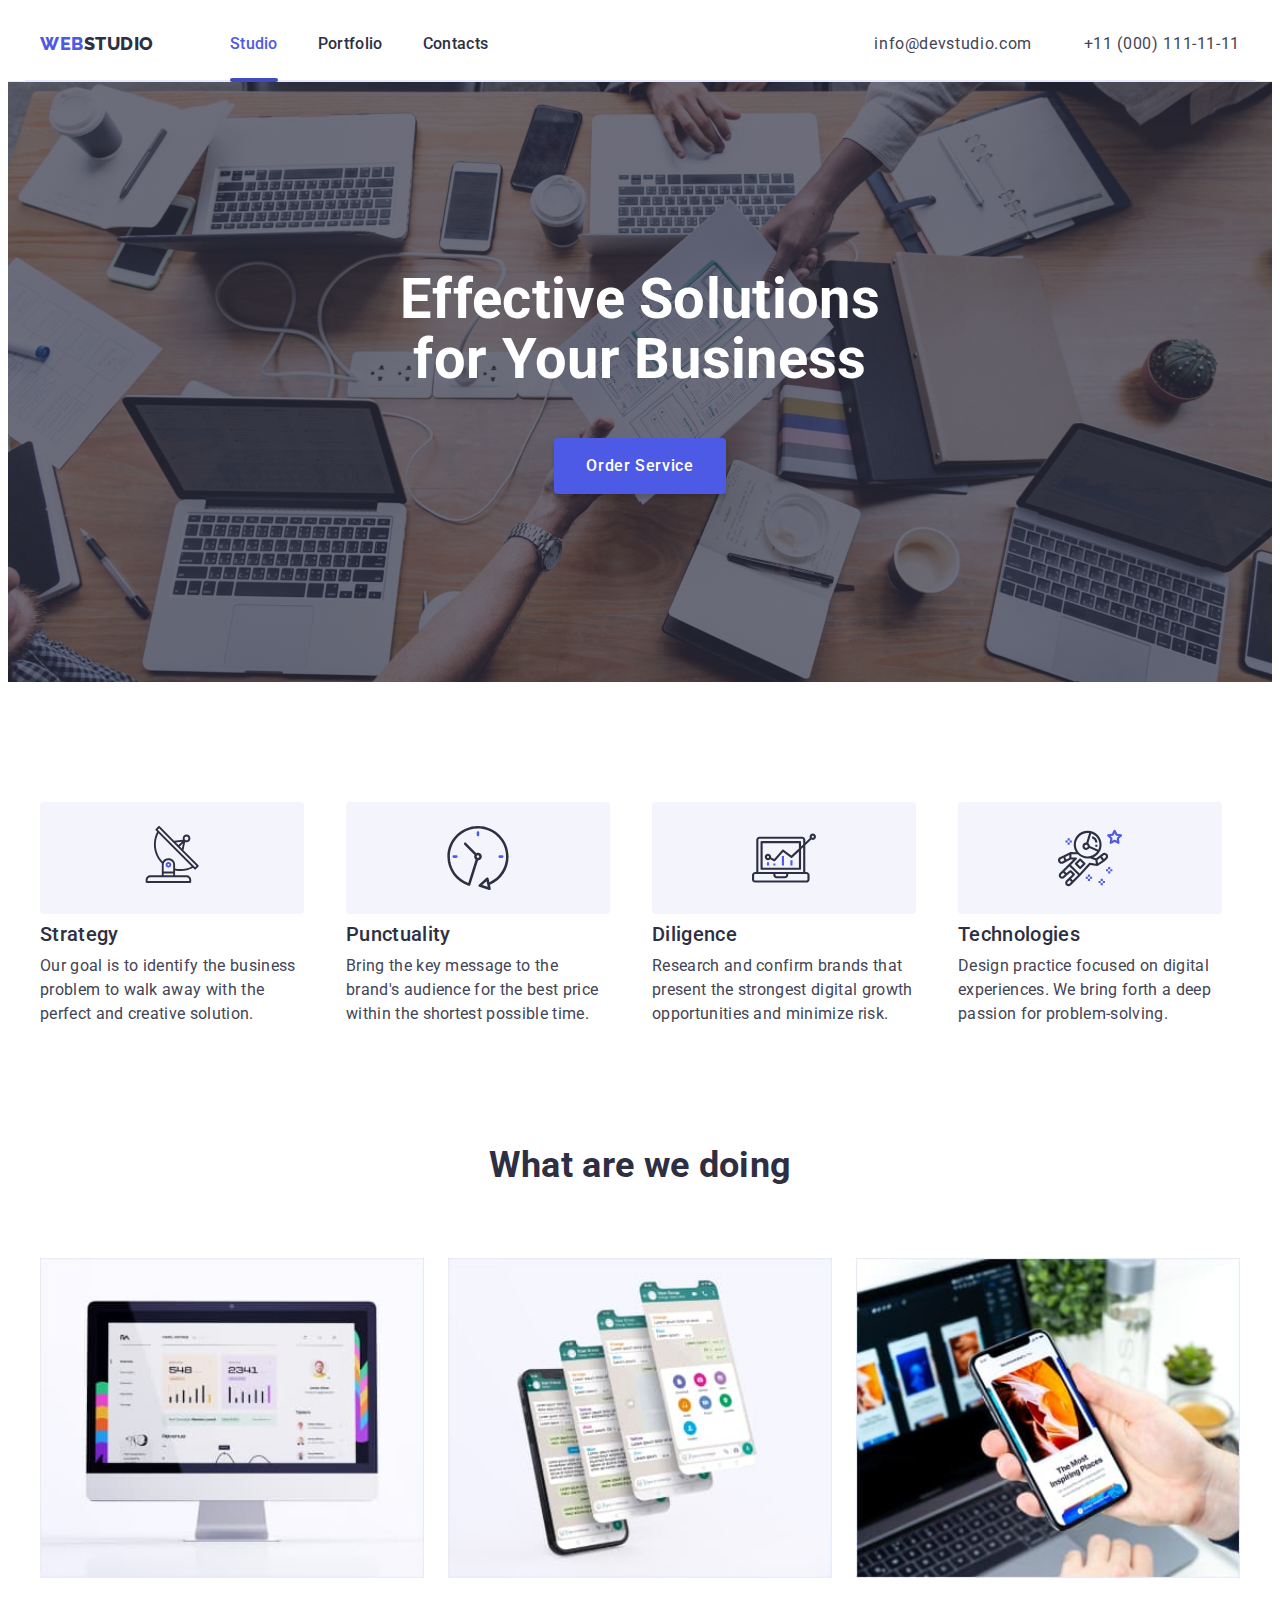
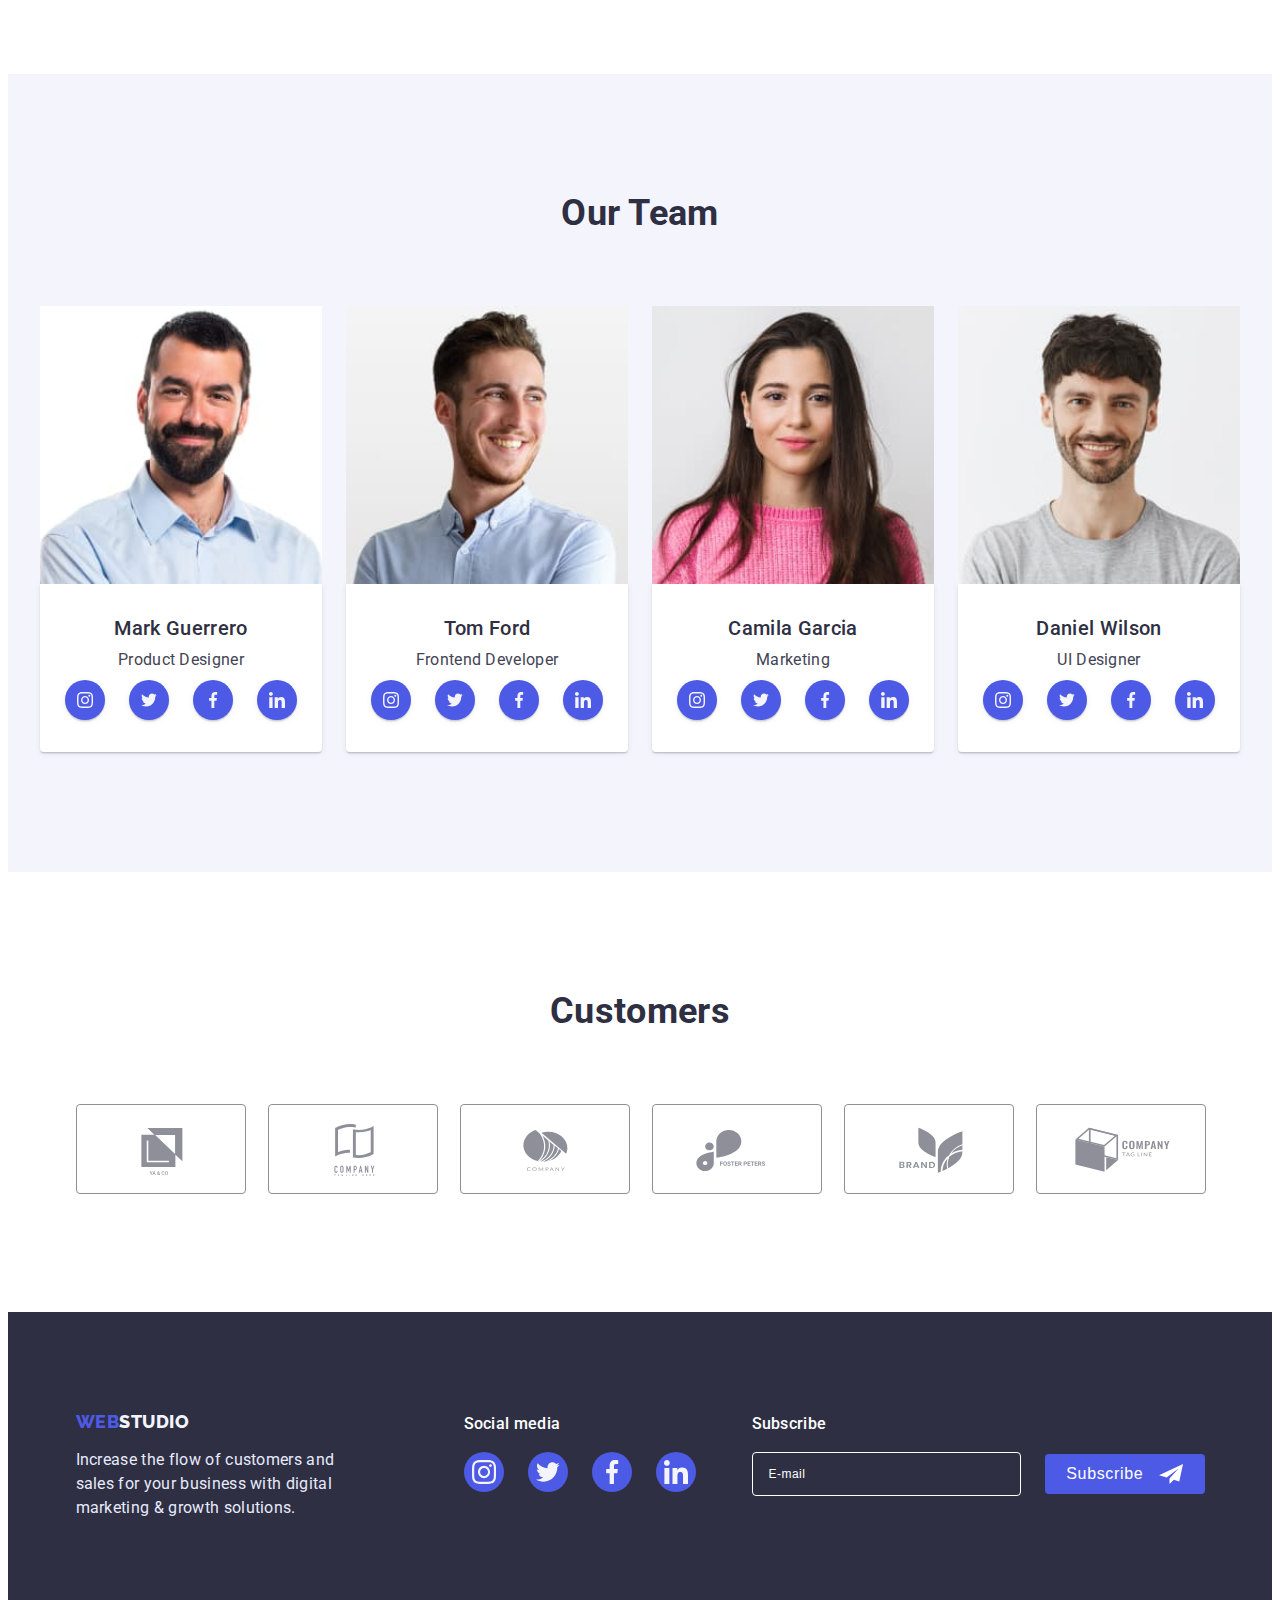
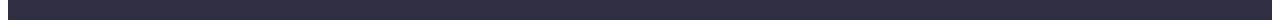
<file: index.html>
<!DOCTYPE html>
<html lang="en">
  <head>
    <meta charset="UTF-8" />
    <meta http-equiv="X-UA-Compatible" content="IE=edge" />
    <meta name="viewport" content="width=device-width, initial-scale=1.0" />
    <title>WebStudio</title>
    <link
      rel="stylesheet"
      href="https://cdnjs.cloudflare.com/ajax/libs/modern-normalize/1.1.0/modern-normalize.min.css"
      integrity="sha512-wpPYUAdjBVSE4KJnH1VR1HeZfpl1ub8YT/NKx4PuQ5NmX2tKuGu6U/JRp5y+Y8XG2tV+wKQpNHVUX03MfMFn9Q=="
      crossorigin="anonymous"
      referrerpolicy="no-referrer"
    />
    <link rel="preconnect" href="https://fonts.googleapis.com" />
    <link rel="preconnect" href="https://fonts.gstatic.com" crossorigin />
    <link
      href="https://fonts.googleapis.com/css2?family=Raleway:wght@800&family=Roboto:wght@400;500;700;900&display=swap"
      rel="stylesheet"
    />
    <link rel="stylesheet" href="./css/styles.css" />
    <link rel="stylesheet" href="./css/mobile.css" />
    <link rel="stylesheet" href="./css/tablet.css" />
    <link rel="stylesheet" href="./css/desktop.css" />
  </head>
  <body>
    <!-- section nav -->

    <header class="header">
      <div class="container main-header">
        <nav class="header-nav">
          <a href="./index.html" class="header-logo">
            <span class="header-subject">Web</span>Studio
          </a>

          <ul class="header-list list">
            <li class="header-item">
              <a href="" class="header-link link current">Studio</a>
            </li>
            <li class="header-item">
              <a href="./portfolio.html" class="header-link link">Portfolio</a>
            </li>
            <li class="header-item">
              <a href="" class="header-link link">Contacts</a>
            </li>
          </ul>
        </nav>

        <address class="adress">
          <ul class="adress-list list">
            <li class="adress-item">
              <a href="mailto:info@devstudio.com" class="adress-link link"
                >info@devstudio.com</a
              >
            </li>
            <li class="adress-item">
              <a href="tel:+110001111111" class="adress-link link"
                >+11 (000) 111-11-11</a
              >
            </li>
          </ul>
        </address>
        <button type="button" class="mobile-menu-open js-open-menu">
          <svg class="menu-hamburger" width="32" height="22">
            <use
              href="./images/icons.svg/symbol-form-modal.svg#icon-menu-hamburger"
            ></use>
          </svg>
        </button>
      </div>
      <div class="mobile-menu js-menu-container">
        <div class="mobile-menu-container">
          <button type="button" class="mobile-menu-close-btn js-close-menu">
            <svg class="mobile-menu-close-icon" width="24" height="24">
              <use
                href="./images/icons.svg/symbol-form-modal.svg#icon-vector-modal"
              ></use>
            </svg>
          </button>
          <ul class="menu-contacts-list list">
            <li class="menu-contacts-item">
              <a href="" class="menu-contacts-link link">Studio</a>
            </li>
            <li class="menu-contacts-item">
              <a href="./portfolio.html" class="menu-contacts-link link"
                >Portfolio</a
              >
            </li>
            <li class="menu-contacts-item">
              <a href="" class="menu-contacts-link link current">Contacts</a>
            </li>
          </ul>
          <div class="mobile-contacts-container">
            <ul class="menu-adress-list list">
              <li class="menu-adress-item">
                <a href="tel:+110001111111" class="tel-adress-link link"
                  >+11 (000) 111-11-11</a
                >
              </li>
              <li class="menu-adress-item">
                <a
                  href="mailto:info@devstudio.com"
                  class="mail-adress-link link"
                  >info@devstudio.com</a
                >
              </li>
            </ul>
            <div class="menu-social">
              <ul class="menu-social list">
                <li class="menu-social-item">
                  <a href="" class="menu-social-link link">
                    <svg class="team-social-icon" width="16px" height="16">
                      <use
                        href="./images/icons.svg/symbol-social.svg#icon-instagram"
                      ></use>
                    </svg>
                  </a>
                </li>
                <li class="menu-social-item">
                  <a href="" class="menu-social-link link">
                    <svg class="team-social-icon" width="16px" height="16">
                      <use
                        href="./images/icons.svg/symbol-social.svg#icon-twitter"
                      ></use>
                    </svg>
                  </a>
                </li>
                <li class="menu-social-item">
                  <a href="" class="menu-social-link link">
                    <svg class="team-social-icon" width="16px" height="16">
                      <use
                        href="./images/icons.svg/symbol-social.svg#icon-facebook"
                      ></use>
                    </svg>
                  </a>
                </li>
                <li class="menu-social-item">
                  <a href="" class="menu-social-link link">
                    <svg class="team-social-icon" width="16px" height="16">
                      <use
                        href="./images/icons.svg/symbol-social.svg#icon-linkedin"
                      ></use>
                    </svg>
                  </a>
                </li>
              </ul>
            </div>
          </div>
        </div>
      </div>
    </header>

    <main>
      <!-- section hero -->
      <section class="hero">
        <div class="container hero-content">
          <h1 class="hero-title">Effective Solutions for Your Business</h1>
          <div class="hero-btn">
            <button type="button" data-modal-open class="hero-button">
              Order Service
            </button>
          </div>
        </div>
        <div class="backdrop is-hidden" data-modal>
          <div class="modal">
            <form class="form-in-modal">
              <b class="form-title"
                >Leave your contacts and we will call you back</b
              >

              <div class="form-field">
                <label class="form-label" for="name">Name</label>
                <input class="form-input" type="text" name="name" id="name" />

                <svg class="form-icon" width="18" height="24">
                  <use
                    href="./images/icons.svg/symbol-form-modal.svg#icon-form-icon-name"
                  ></use>
                </svg>
              </div>

              <div class="form-field">
                <label class="form-label" for="tel">Phone</label>
                <input class="form-input" type="tel" name="tel" id="tel" />

                <svg class="form-icon" width="18" height="24">
                  <use
                    href="./images/icons.svg/symbol-form-modal.svg#icon-vector-tel"
                  ></use>
                </svg>
              </div>

              <div class="form-field">
                <label class="form-label" for="email">Email</label>
                <input
                  class="form-input"
                  type="email"
                  name="email"
                  id="email"
                />
                <svg class="form-icon" width="18" height="24">
                  <use
                    href="./images/icons.svg/symbol-form-modal.svg#icon-form-icon-email"
                  ></use>
                </svg>
              </div>

              <div class="form-field">
                <label class="form-label" for="comment">Comment</label>
                <textarea
                  class="form-comment"
                  name="comment"
                  id="comment"
                  placeholder="Text input"
                ></textarea>
              </div>

              <div class="form-field">
                <label class="check-label" for="check">
                  <input
                    class="check-input"
                    type="checkbox"
                    name="check"
                    id="check"
                  />
                  <span class="modal-form-custom-checkbox"
                    ><svg class="checkbox-icon" width="10" height="8">
                      <use
                        href="./images/icons.svg/symbol-form-modal.svg#icon-form-click"
                      ></use>
                    </svg>
                  </span>

                  <span class="form-check-desc"
                    >I accept the terms and conditions of the
                    <span class="form-check-text">Privacy Policy</span></span
                  >
                </label>
              </div>
              <div class="form-btn">
                <button type="submit" class="form-button">Send</button>
              </div>
            </form>

            <button type="button" data-modal-close class="modal-btn">
              <svg class="modal-img">
                <use
                  href="./images/icons.svg/symbol-form-modal.svg#icon-vector-modal"
                ></use>
              </svg>
            </button>
          </div>
        </div>
      </section>

      <!-- section features -->

      <section class="feature">
        <div class="container feature-content">
          <h1 class="visually-hidden">Advantages</h1>
          <ul class="feature-list list">
            <li class="feature-item">
              <div class="feature-pic">
                <svg class="feature-img" width="64" height="64">
                  <use
                    href="./images/icons.svg/symbol-defs.svg#icon-antenna"
                  ></use>
                </svg>
              </div>
              <h3 class="feature-title">Strategy</h3>
              <p class="feature-text">
                Our goal is to identify the business problem to walk away with
                the perfect and creative solution.
              </p>
            </li>
            <li class="feature-item">
              <div class="feature-pic">
                <svg class="feature-img" width="64" height="64">
                  <use
                    href="./images/icons.svg/symbol-defs.svg#icon-clock"
                  ></use>
                </svg>
              </div>
              <h3 class="feature-title">Punctuality</h3>
              <p class="feature-text">
                Bring the key message to the brand's audience for the best price
                within the shortest possible time.
              </p>
            </li>
            <li class="feature-item">
              <div class="feature-pic">
                <svg class="feature-img" width="64" height="64">
                  <use
                    href="./images/icons.svg/symbol-defs.svg#icon-diagram"
                  ></use>
                </svg>
              </div>
              <h3 class="feature-title">Diligence</h3>
              <p class="feature-text">
                Research and confirm brands that present the strongest digital
                growth opportunities and minimize risk.
              </p>
            </li>
            <li class="feature-item">
              <div class="feature-pic">
                <svg class="feature-img" width="64" height="64">
                  <use
                    href="./images/icons.svg/symbol-defs.svg#icon-astronaut"
                  ></use>
                </svg>
              </div>
              <h3 class="feature-title">Technologies</h3>
              <p class="feature-text">
                Design practice focused on digital experiences. We bring forth a
                deep passion for problem-solving.
              </p>
            </li>
          </ul>
        </div>
      </section>

      <!-- section -->

      <section class="work">
        <div class="container">
          <h2 class="work-title">What are we doing</h2>
          <ul class="work-list list">
            <li class="work-item">
              <img
                class="work-img"
                srcset="./images/photo1.jpg 1x, ./images/photo-1-2x.jpg 2x"
                src="./images/photo1.jpg"
                alt="computer"
                width="360"
              />
            </li>
            <li class="work-item">
              <img
                class="work-img"
                srcset="./images/photo2.jpg 1x, ./images/photo-2-2x.jpg 2x"
                src="./images/photo2.jpg"
                alt="software"
                width="360"
              />
            </li>
            <li class="work-item">
              <img
                class="work-img"
                srcset="./images/photo3.jpg 1x, ./images/photo-3-2x.jpg 2x"
                src="./images/photo3.jpg"
                alt="smartphone"
                width="360"
              />
            </li>
          </ul>
        </div>
      </section>

      <!-- section team -->

      <section class="team">
        <div class="container main-team">
          <h2 class="team-subject">Our Team</h2>
          <ul class="team-list list">
            <li class="team-item">
              <img
                class="team-img"
                srcset="./images/team-img-1-2x.jpg 2x"
                src="./images/img.jpg"
                alt="mark guerrero"
                width="264"
              />
              <div class="borders-content">
                <h3 class="team-title">Mark Guerrero</h3>
                <p class="team-text">Product Designer</p>
                <ul class="team-social-list list">
                  <li class="team-social-item">
                    <a href="" class="team-social-link link">
                      <svg class="team-social-icon" width="16px" height="16">
                        <use
                          href="./images/icons.svg/symbol-social.svg#icon-instagram"
                        ></use>
                      </svg>
                    </a>
                  </li>
                  <li class="team-social-item">
                    <a href="" class="team-social-link link">
                      <svg class="team-social-icon" width="40" height="40">
                        <use
                          href="./images/icons.svg/symbol-social.svg#icon-twitter"
                        ></use>
                      </svg>
                    </a>
                  </li>
                  <li class="team-social-item">
                    <a href="" class="team-social-link link">
                      <svg class="team-social-icon" width="40" height="40">
                        <use
                          href="./images/icons.svg/symbol-social.svg#icon-facebook"
                        ></use>
                      </svg>
                    </a>
                  </li>
                  <li class="team-social-item">
                    <a href="" class="team-social-link link">
                      <svg class="team-social-icon" width="40" height="40">
                        <use
                          href="./images/icons.svg/symbol-social.svg#icon-linkedin"
                        ></use>
                      </svg>
                    </a>
                  </li>
                </ul>
              </div>
            </li>
            <li class="team-item">
              <img
                class="team-img"
                srcset="./images/img.1.jpg 1x, ./images/team-img-2-2x.jpg 2x"
                src="./images/img.1.jpg"
                alt="tom ford"
                width="264"
              />
              <div class="borders-content">
                <h3 class="team-title">Tom Ford</h3>
                <p class="team-text">Frontend Developer</p>
                <ul class="team-social-list list">
                  <li class="team-social-item">
                    <a href="" class="team-social-link link">
                      <svg class="team-social-icon" width="40" height="40">
                        <use
                          href="./images/icons.svg/symbol-social.svg#icon-instagram"
                        ></use>
                      </svg>
                    </a>
                  </li>
                  <li class="team-social-item">
                    <a href="" class="team-social-link link">
                      <svg class="team-social-icon" width="40" height="40">
                        <use
                          href="./images/icons.svg/symbol-social.svg#icon-twitter"
                        ></use>
                      </svg>
                    </a>
                  </li>
                  <li class="team-social-item">
                    <a href="" class="team-social-link link">
                      <svg class="team-social-icon" width="40" height="40">
                        <use
                          href="./images/icons.svg/symbol-social.svg#icon-facebook"
                        ></use>
                      </svg>
                    </a>
                  </li>
                  <li class="team-social-item">
                    <a href="" class="team-social-link link">
                      <svg class="team-social-icon" width="40" height="40">
                        <use
                          href="./images/icons.svg/symbol-social.svg#icon-linkedin"
                        ></use>
                      </svg>
                    </a>
                  </li>
                </ul>
              </div>
            </li>
            <li class="team-item">
              <img
                class="team-img"
                srcset="./images/img.2.jpg 1x, ./images/team-img-3-2x.jpg 2x"
                src="./images/img.2.jpg"
                alt="camila garcia"
                width="264"
              />
              <div class="borders-content">
                <h3 class="team-title">Camila Garcia</h3>
                <p class="team-text">Marketing</p>
                <ul class="team-social-list list">
                  <li class="team-social-item">
                    <a href="" class="team-social-link link">
                      <svg class="team-social-icon" width="40" height="40">
                        <use
                          href="./images/icons.svg/symbol-social.svg#icon-instagram"
                        ></use>
                      </svg>
                    </a>
                  </li>
                  <li class="team-social-item">
                    <a href="" class="team-social-link link">
                      <svg class="team-social-icon" width="40" height="40">
                        <use
                          href="./images/icons.svg/symbol-social.svg#icon-twitter"
                        ></use>
                      </svg>
                    </a>
                  </li>
                  <li class="team-social-item">
                    <a href="" class="team-social-link link">
                      <svg class="team-social-icon" width="40" height="40">
                        <use
                          href="./images/icons.svg/symbol-social.svg#icon-facebook"
                        ></use>
                      </svg>
                    </a>
                  </li>
                  <li class="team-social-item">
                    <a href="" class="team-social-link link">
                      <svg class="team-social-icon" width="40" height="40">
                        <use
                          href="./images/icons.svg/symbol-social.svg#icon-linkedin"
                        ></use>
                      </svg>
                    </a>
                  </li>
                </ul>
              </div>
            </li>
            <li class="team-item">
              <img
                class="team-img"
                srcset="./images/img.3.jpg 1x, ./images/team-img-4-2x.jpg 2x"
                src="./images/img.3.jpg"
                alt="daniel wilson"
                width="264"
              />
              <div class="borders-content">
                <h3 class="team-title">Daniel Wilson</h3>
                <p class="team-text">UI Designer</p>
                <ul class="team-social-list list">
                  <li class="team-social-item">
                    <a href="" class="team-social-link link">
                      <svg class="team-social-icon" width="40" height="40">
                        <use
                          href="./images/icons.svg/symbol-social.svg#icon-instagram"
                        ></use>
                      </svg>
                    </a>
                  </li>
                  <li class="team-social-item">
                    <a href="" class="team-social-link link">
                      <svg class="team-social-icon" width="40" height="40">
                        <use
                          href="./images/icons.svg/symbol-social.svg#icon-twitter"
                        ></use>
                      </svg>
                    </a>
                  </li>
                  <li class="team-social-item">
                    <a href="" class="team-social-link link">
                      <svg class="team-social-icon" width="40" height="40">
                        <use
                          href="./images/icons.svg/symbol-social.svg#icon-facebook"
                        ></use>
                      </svg>
                    </a>
                  </li>
                  <li class="team-social-item">
                    <a href="" class="team-social-link link">
                      <svg class="team-social-icon" width="40" height="40">
                        <use
                          href="./images/icons.svg/symbol-social.svg#icon-linkedin"
                        ></use>
                      </svg>
                    </a>
                  </li>
                </ul>
              </div>
            </li>
          </ul>
        </div>
      </section>

      <!-- section costumer -->

      <section class="customers">
        <div class="container">
          <h2 class="customers-title">Customers</h2>
          <ul class="customers-list list">
            <li class="customers-item">
              <a href="" class="customers-link link">
                <svg class="customers-icon" width="104" height="56">
                  <use href="./images/icons.svg/symbol.svg#icon-logo-1"></use>
                </svg>
              </a>
            </li>
            <li class="customers-item">
              <a href="" class="customers-link link">
                <svg class="customers-icon" width="104" height="56">
                  <use href="./images/icons.svg/symbol.svg#icon-logo-2"></use>
                </svg>
              </a>
            </li>
            <li class="customers-item">
              <a href="" class="customers-link link">
                <svg class="customers-icon" width="104" height="56">
                  <use href="./images/icons.svg/symbol.svg#icon-logo-3"></use>
                </svg>
              </a>
            </li>
            <li class="customers-item">
              <a href="" class="customers-link link">
                <svg class="customers-icon" width="104" height="56">
                  <use href="./images/icons.svg/symbol.svg#icon-logo-4"></use>
                </svg>
              </a>
            </li>
            <li class="customers-item">
              <a href="" class="customers-link link">
                <svg class="customers-icon" width="104" height="56">
                  <use href="./images/icons.svg/symbol.svg#icon-logo-5"></use>
                </svg>
              </a>
            </li>
            <li class="customers-item">
              <a href="" class="customers-link link">
                <svg class="customers-icon" width="104" height="56">
                  <use href="./images/icons.svg/symbol.svg#icon-logo-6"></use>
                </svg>
              </a>
            </li>
          </ul>
        </div>
      </section>
    </main>

    <!-- section footer -->

    <footer class="footer">
      <div class="container footer-content">
        <div class="footer-content-logo">
          <a href="./index.html" class="footer-logo link"
            >Web<span class="footer-subject">Studio</span>
          </a>

          <p class="footer-text">
            Increase the flow of customers and sales for your business with
            digital marketing & growth solutions.
          </p>
        </div>

        <div class="footer-social">
          <h3 class="footer-social-title">Social media</h3>
          <ul class="footer-social-list list">
            <li class="footer-social-item">
              <a href="" class="footer-social-link link">
                <svg class="footer-social-icon" width="40" height="40">
                  <use
                    href="./images/icons.svg/symbol-social.svg#icon-instagram"
                  ></use>
                </svg>
              </a>
            </li>

            <li class="footer-social-item">
              <a href="" class="footer-social-link link">
                <svg class="footer-social-icon" width="40" height="40">
                  <use
                    href="./images/icons.svg/symbol-social.svg#icon-twitter"
                  ></use>
                </svg>
              </a>
            </li>

            <li class="footer-social-item">
              <a href="" class="footer-social-link link">
                <svg class="footer-social-icon" width="40" height="40">
                  <use
                    href="./images/icons.svg/symbol-social.svg#icon-facebook"
                  ></use>
                </svg>
              </a>
            </li>

            <li class="footer-social-item">
              <a href="" class="footer-social-link link">
                <svg class="footer-social-icon" width="40" height="40">
                  <use
                    href="./images/icons.svg/symbol-social.svg#icon-linkedin"
                  ></use>
                </svg>
              </a>
            </li>
          </ul>
        </div>

        <div class="footer-box">
          <p class="footer-form-title">Subscribe</p>
          <form class="footer-form">
            <input
              class="footer-form-input"
              type="email"
              name="email"
              placeholder="E-mail"
              autocomplete="off"
            />
            <button type="submit" class="footer-form-button">
              Subscribe
              <svg class="footer-form-icon" width="24" height="24">
                <use
                  href="./images/icons.svg/symbol-form-modal.svg#icon-telegram"
                ></use>
              </svg>
            </button>
          </form>
        </div>
      </div>
    </footer>
    <script src="./js/mobile-menu.js"></script>
    <script src="./js/modal.js"></script>
  </body>
</html>
</file>
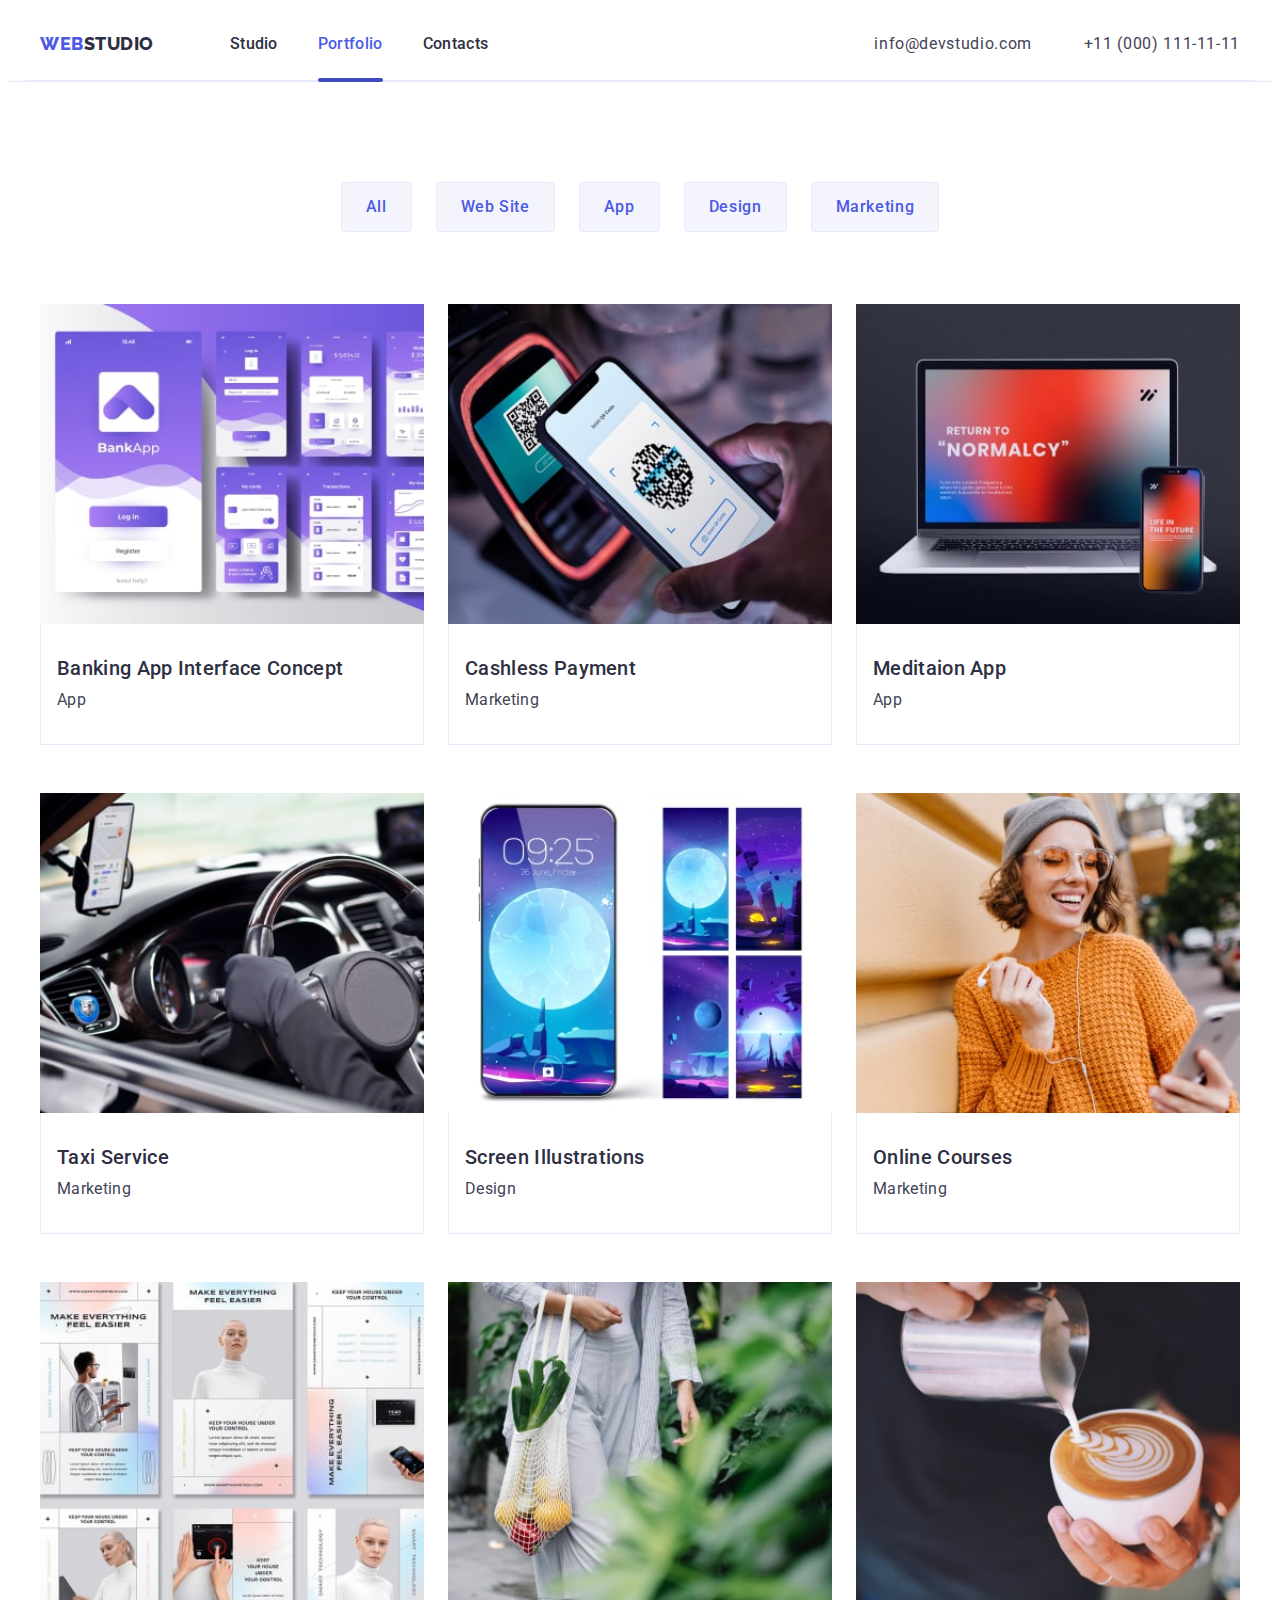
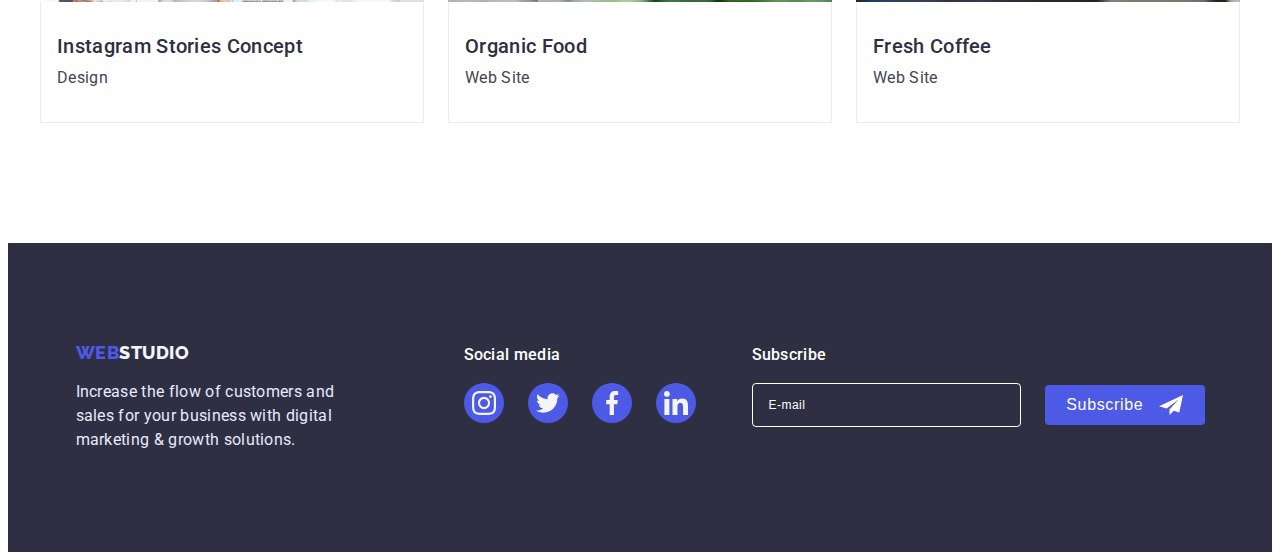
<file: portfolio.html>
<!DOCTYPE html>
<html lang="en">
  <head>
    <meta charset="UTF-8" />
    <meta http-equiv="X-UA-Compatible" content="IE=edge" />
    <meta name="viewport" content="width=device-width, initial-scale=1.0" />
    <title>Portfolio</title>
    <link
      rel="stylesheet"
      href="https://cdnjs.cloudflare.com/ajax/libs/modern-normalize/1.1.0/modern-normalize.min.css"
      integrity="sha512-wpPYUAdjBVSE4KJnH1VR1HeZfpl1ub8YT/NKx4PuQ5NmX2tKuGu6U/JRp5y+Y8XG2tV+wKQpNHVUX03MfMFn9Q=="
      crossorigin="anonymous"
      referrerpolicy="no-referrer"
    />
    <link rel="preconnect" href="https://fonts.googleapis.com" />
    <link rel="preconnect" href="https://fonts.gstatic.com" crossorigin />
    <link
      href="https://fonts.googleapis.com/css2?family=Raleway:wght@800&family=Roboto:wght@400;500;700;900&display=swap"
      rel="stylesheet"
    />
    <link rel="stylesheet" href="./css/styles.css" />
    <link rel="stylesheet" href="./css/mobile.css" />
    <link rel="stylesheet" href="./css/tablet.css" />
    <link rel="stylesheet" href="./css/desktop.css" />
  </head>
  <body>
    <header class="header">
      <div class="container main-header">
        <nav class="header-nav">
          <a href="./index.html" class="header-logo">
            <span class="header-subject">Web</span>Studio
          </a>

          <ul class="header-list list">
            <li class="header-item">
              <a href="./index.html" class="header-link link">Studio</a>
            </li>
            <li class="header-item">
              <a href="./portfolio.html" class="header-link link current"
                >Portfolio</a
              >
            </li>
            <li class="header-item">
              <a href="./index.html" class="header-link link">Contacts</a>
            </li>
          </ul>
        </nav>
        <address class="adress">
          <ul class="adress-list list">
            <li class="adress-item">
              <a href="mailto:info@devstudio.com" class="adress-link link"
                >info@devstudio.com</a
              >
            </li>
            <li class="adress-item">
              <a href="tel:+110001111111" class="adress-link link"
                >+11 (000) 111-11-11</a
              >
            </li>
          </ul>
        </address>
        <button type="button" class="mobile-menu-open js-open-menu">
          <svg class="menu-hamburger" width="32" height="22">
            <use
              href="./images/icons.svg/symbol-form-modal.svg#icon-menu-hamburger"
            ></use>
          </svg>
        </button>
      </div>
      <div class="mobile-menu js-menu-container">
        <div class="mobile-menu-container">
          <button type="button" class="mobile-menu-close-btn js-close-menu">
            <svg class="mobile-menu-close-icon" width="24" height="24">
              <use
                href="./images/icons.svg/symbol-form-modal.svg#icon-vector-modal"
              ></use>
            </svg>
          </button>
          <ul class="menu-contacts-list list">
            <li class="menu-contacts-item">
              <a href="" class="menu-contacts-link link">Studio</a>
            </li>
            <li class="menu-contacts-item">
              <a href="./portfolio.html" class="menu-contacts-link link"
                >Portfolio</a
              >
            </li>
            <li class="menu-contacts-item">
              <a href="" class="menu-contacts-link link current">Contacts</a>
            </li>
          </ul>
          <div class="mobile-contacts-container">
            <ul class="menu-adress-list list">
              <li class="menu-adress-item">
                <a href="tel:+110001111111" class="tel-adress-link link"
                  >+11 (000) 111-11-11</a
                >
              </li>
              <li class="menu-adress-item">
                <a
                  href="mailto:info@devstudio.com"
                  class="mail-adress-link link"
                  >info@devstudio.com</a
                >
              </li>
            </ul>
            <div class="menu-social">
              <ul class="menu-social list">
                <li class="menu-social-item">
                  <a href="" class="menu-social-link link">
                    <svg class="team-social-icon" width="16px" height="16">
                      <use
                        href="./images/icons.svg/symbol-social.svg#icon-instagram"
                      ></use>
                    </svg>
                  </a>
                </li>
                <li class="menu-social-item">
                  <a href="" class="menu-social-link link">
                    <svg class="team-social-icon" width="16px" height="16">
                      <use
                        href="./images/icons.svg/symbol-social.svg#icon-twitter"
                      ></use>
                    </svg>
                  </a>
                </li>
                <li class="menu-social-item">
                  <a href="" class="menu-social-link link">
                    <svg class="team-social-icon" width="16px" height="16">
                      <use
                        href="./images/icons.svg/symbol-social.svg#icon-facebook"
                      ></use>
                    </svg>
                  </a>
                </li>
                <li class="menu-social-item">
                  <a href="" class="menu-social-link link">
                    <svg class="team-social-icon" width="16px" height="16">
                      <use
                        href="./images/icons.svg/symbol-social.svg#icon-linkedin"
                      ></use>
                    </svg>
                  </a>
                </li>
              </ul>
            </div>
          </div>
        </div>
      </div>
    </header>
    <main>
      <!--fillters-->
      <section class="btn">
        <div class="container fillters-btn">
          <ul class="btn-list">
            <li><button type="button" class="btn-link link">All</button></li>
            <li>
              <button type="button" class="btn-link link">Web Site</button>
            </li>
            <li><button type="button" class="btn-link link">App</button></li>
            <li><button type="button" class="btn-link link">Design</button></li>
            <li>
              <button type="button" class="btn-link link">Marketing</button>
            </li>
          </ul>

          <h1 hidden>Portfolio</h1>

          <ul class="advantages-list list">
            <li class="advantages-item">
              <a class="advantages-link link" href=""
                ><div class="advantages-overlay">
                  <picture>
                    <source
                      srcset="
                        ./images/pic1.jpg            1x,
                        ./images/pic1-desktop-2x.jpg 2x
                      "
                      media="(min-width: 1200px)"
                    />
                    <source
                      srcset="
                        ./images/team-tab1-1x.jpg 1x,
                        ./images/team-tab1-2x.jpg 2x
                      "
                      media="(min-width: 768px)"
                    />
                    <source
                      srcset="
                        ./images/team-mob1-1x.jpg 1x,
                        ./images/team-mob1-2x.jpg 2x
                      "
                      media="(max-width: 767px)"
                    />
                    <img
                      class="advantages-img"
                      src="./images/pic1.jpg"
                      alt="app"
                      width="360"
                      height="300"
                    />
                  </picture>

                  <p class="advantages-desc">
                    14 Stylish and User-Friendly App Design Concepts · Task
                    Manager App · Calorie Tracker App · Exotic Fruit Ecommerce
                    App · Cloud Storage App
                  </p>
                </div>
                <div class="advantages-content">
                  <h2 class="advantages-subject">
                    Banking App Interface Concept
                  </h2>
                  <p class="advantages-text">App</p>
                </div>
              </a>
            </li>
            <li class="advantages-item">
              <a class="advantages-link link" href="">
                <div class="advantages-overlay">
                  <picture>
                    <source
                      srcset="
                        ./images/pic2.jpg            1x,
                        ./images/pic2-desktop-2x.jpg 2x
                      "
                      media="(min-width: 1200px)"
                    />
                    <source
                      srcset="
                        ./images/team-tab2-1x.jpg 1x,
                        ./images/team-tab2-2x.jpg 2x
                      "
                      media="(min-width: 768px)"
                    />
                    <source
                      srcset="
                        ./images/team-mob2-1x.jpg 1x,
                        ./images/team-mob2-2x.jpg 2x
                      "
                      media="(max-width: 767px)"
                    />
                    <img
                      class="advantages-img"
                      src="./images/pic2.jpg"
                      alt="phone"
                      width="360"
                      height="300"
                    />
                  </picture>

                  <p class="advantages-desc">
                    14 Stylish and User-Friendly App Design Concepts · Task
                    Manager App · Calorie Tracker App · Exotic Fruit Ecommerce
                    App · Cloud Storage App
                  </p>
                </div>
                <div class="advantages-content">
                  <h2 class="advantages-subject">Cashless Payment</h2>
                  <p class="advantages-text">Marketing</p>
                </div>
              </a>
            </li>
            <li class="advantages-item">
              <a class="advantages-link" href="">
                <div class="advantages-overlay">
                  <picture>
                    <source
                      srcset="
                        ./images/pic3.jpg            1x,
                        ./images/pic3-desktop-2x.jpg 2x
                      "
                      media="(min-width: 1200px)"
                    />
                    <source
                      srcset="
                        ./images/team-tab3-1x.jpg 1x,
                        ./images/team-tab3-2x.jpg 2x
                      "
                      media="(min-width: 768px)"
                    />
                    <source
                      srcset="
                        ./images/team-mob3-1x.jpg 1x,
                        ./images/team-mob3-2x.jpg 2x
                      "
                      media="(max-width: 767px)"
                    />
                    <img
                      class="advantages-img"
                      src="./images/pic3.jpg"
                      alt="laptop"
                      width="360"
                      height="300"
                    />
                  </picture>

                  <p class="advantages-desc">
                    14 Stylish and User-Friendly App Design Concepts · Task
                    Manager App · Calorie Tracker App · Exotic Fruit Ecommerce
                    App · Cloud Storage App
                  </p>
                </div>
                <div class="advantages-content">
                  <h2 class="advantages-subject">Meditaion App</h2>
                  <p class="advantages-text">App</p>
                </div>
              </a>
            </li>
            <li class="advantages-item">
              <a class="advantages-link" href="">
                <div class="advantages-overlay">
                  <picture>
                    <source
                      srcset="
                        ./images/pic4.jpg            1x,
                        ./images/pic4-desktop-2x.jpg 2x
                      "
                      media="(min-width: 1200px)"
                    />
                    <source
                      srcset="
                        ./images/team-tab4-1x.jpg 1x,
                        ./images/team-tab4-2x.jpg 2x
                      "
                      media="(min-width: 768px)"
                    />
                    <source
                      srcset="
                        ./images/team-mob4-1x.jpg 1x,
                        ./images/team-mob4-2x.jpg 2x
                      "
                      media="(max-width: 767px)"
                    />
                    <img
                      class="advantages-img"
                      src="./images/pic4.jpg"
                      alt="driver"
                      width="360"
                      height="300"
                    />
                  </picture>

                  <p class="advantages-desc">
                    14 Stylish and User-Friendly App Design Concepts · Task
                    Manager App · Calorie Tracker App · Exotic Fruit Ecommerce
                    App · Cloud Storage App
                  </p>
                </div>
                <div class="advantages-content">
                  <h2 class="advantages-subject">Taxi Service</h2>
                  <p class="advantages-text">Marketing</p>
                </div>
              </a>
            </li>
            <li class="advantages-item">
              <a class="advantages-link" href="">
                <div class="advantages-overlay">
                  <picture>
                    <source
                      srcset="
                        ./images/pic5.jpg            1x,
                        ./images/pic5-desktop-2x.jpg 2x
                      "
                      media="(min-width: 1200px)"
                    />
                    <source
                      srcset="
                        ./images/team-tab5-1x.jpg 1x,
                        ./images/team-tab5-2x.jpg 2x
                      "
                      media="(min-width: 768px)"
                    />
                    <source
                      srcset="
                        ./images/team-mob5-1x.jpg 1x,
                        ./images/team-mob5-2x.jpg 2x
                      "
                      media="(max-width: 767px)"
                    />
                    <img
                      class="advantages-img"
                      src="./images/pic5.jpg"
                      alt="mobile"
                      width="360"
                      height="300"
                    />
                  </picture>

                  <p class="advantages-desc">
                    14 Stylish and User-Friendly App Design Concepts · Task
                    Manager App · Calorie Tracker App · Exotic Fruit Ecommerce
                    App · Cloud Storage App
                  </p>
                </div>
                <div class="advantages-content">
                  <h2 class="advantages-subject">Screen Illustrations</h2>
                  <p class="advantages-text">Design</p>
                </div>
              </a>
            </li>
            <li class="advantages-item">
              <a class="advantages-link" href="">
                <div class="advantages-overlay">
                  <picture>
                    <source
                      srcset="
                        ./images/pic6.jpg            1x,
                        ./images/pic6-desktop-2x.jpg 2x
                      "
                      media="(min-width: 1200px)"
                    />
                    <source
                      srcset="
                        ./images/team-tab6-1x.jpg 1x,
                        ./images/team-tab6-2x.jpg 2x
                      "
                      media="(min-width: 768px)"
                    />
                    <source
                      srcset="
                        ./images/team-mob6-1x.jpg 1x,
                        ./images/team-mob6-2x.jpg 2x
                      "
                      media="(max-width: 767px)"
                    />
                    <img
                      class="advantages-img"
                      src="./images/pic6.jpg"
                      alt="girl"
                      width="360"
                      height="300"
                    />
                  </picture>

                  <p class="advantages-desc">
                    14 Stylish and User-Friendly App Design Concepts · Task
                    Manager App · Calorie Tracker App · Exotic Fruit Ecommerce
                    App · Cloud Storage App
                  </p>
                </div>
                <div class="advantages-content">
                  <h2 class="advantages-subject">Online Courses</h2>
                  <p class="advantages-text">Marketing</p>
                </div>
              </a>
            </li>
            <li class="advantages-item">
              <a class="advantages-link" href="">
                <div class="advantages-overlay">
                  <picture>
                    <source
                      srcset="
                        ./images/pic7.jpg            1x,
                        ./images/pic7-desktop-2x.jpg 2x
                      "
                      media="(min-width: 1200px)"
                    />
                    <source
                      srcset="
                        ./images/team-tab7-1x.jpg 1x,
                        ./images/team-tab7-2x.jpg 2x
                      "
                      media="(min-width: 768px)"
                    />
                    <source
                      srcset="
                        ./images/team-mob7-1x.jpg 1x,
                        ./images/team-mob7-2x.jpg 2x
                      "
                      media="(max-width: 767px)"
                    />
                    <img
                      class="advantages-img"
                      src="./images/pic7.jpg"
                      alt="website"
                      width="360"
                      height="300"
                    />
                  </picture>

                  <p class="advantages-desc">
                    14 Stylish and User-Friendly App Design Concepts · Task
                    Manager App · Calorie Tracker App · Exotic Fruit Ecommerce
                    App · Cloud Storage App
                  </p>
                </div>
                <div class="advantages-content">
                  <h2 class="advantages-subject">Instagram Stories Concept</h2>
                  <p class="advantages-text">Design</p>
                </div>
              </a>
            </li>
            <li class="advantages-item">
              <a class="advantages-link" href="">
                <div class="advantages-overlay">
                  <picture>
                    <source
                      srcset="
                        ./images/pic8.jpg            1x,
                        ./images/pic8-desktop-2x.jpg 2x
                      "
                      media="(min-width: 1200px)"
                    />
                    <source
                      srcset="
                        ./images/team-tab8-1x.jpg 1x,
                        ./images/team-tab8-2x.jpg 2x
                      "
                      media="(min-width: 768px)"
                    />
                    <source
                      srcset="
                        ./images/team-mob8-1x.jpg 1x,
                        ./images/team-mob8-2x.jpg 2x
                      "
                      media="(max-width: 767px)"
                    />
                    <img
                      class="advantages-img"
                      src="./images/pic8.jpg"
                      alt="food"
                      width="360"
                      height="300"
                    />
                  </picture>

                  <p class="advantages-desc">
                    14 Stylish and User-Friendly App Design Concepts · Task
                    Manager App · Calorie Tracker App · Exotic Fruit Ecommerce
                    App · Cloud Storage App
                  </p>
                </div>
                <div class="advantages-content">
                  <h2 class="advantages-subject">Organic Food</h2>
                  <p class="advantages-text">Web Site</p>
                </div>
              </a>
            </li>
            <li class="advantages-item">
              <a class="advantages-link" href="">
                <div class="advantages-overlay">
                  <picture>
                    <source
                      srcset="
                        ./images/pic9.jpg            1x,
                        ./images/pic9-desktop-2x.jpg 2x
                      "
                      media="(min-width: 1200px)"
                    />
                    <source
                      srcset="
                        ./images/team-tab9-1x.jpg 1x,
                        ./images/team-tab9-2x.jpg 2x
                      "
                      media="(min-width: 768px)"
                    />
                    <source
                      srcset="
                        ./images/team-mob9-1x.jpg 1x,
                        ./images/team-mob9-2x.jpg 2x
                      "
                      media="(max-width: 767px)"
                    />
                    <img
                      class="advantages-img"
                      src="./images/pic9.jpg"
                      alt="coffe"
                      width="360"
                      height="300"
                    />
                  </picture>

                  <p class="advantages-desc">
                    14 Stylish and User-Friendly App Design Concepts · Task
                    Manager App · Calorie Tracker App · Exotic Fruit Ecommerce
                    App · Cloud Storage App
                  </p>
                </div>
                <div class="advantages-content">
                  <h2 class="advantages-subject">Fresh Coffee</h2>
                  <p class="advantages-text">Web Site</p>
                </div>
              </a>
            </li>
          </ul>
        </div>
      </section>
    </main>
    <!-- footer -->
    <footer class="footer">
      <div class="container footer-content">
        <div class="footer-content-logo">
          <a href="./index.html" class="footer-logo link"
            >Web<span class="footer-subject">Studio</span>
          </a>

          <p class="footer-text">
            Increase the flow of customers and sales for your business with
            digital marketing & growth solutions.
          </p>
        </div>

        <div class="footer-social">
          <h3 class="footer-social-title">Social media</h3>
          <ul class="footer-social-list list">
            <li class="footer-social-item">
              <a href="" class="footer-social-link link">
                <svg class="footer-social-icon" width="40" height="40">
                  <use
                    href="./images/icons.svg/symbol-social.svg#icon-instagram"
                  ></use>
                </svg>
              </a>
            </li>

            <li class="footer-social-item">
              <a href="" class="footer-social-link link">
                <svg class="footer-social-icon" width="40" height="40">
                  <use
                    href="./images/icons.svg/symbol-social.svg#icon-twitter"
                  ></use>
                </svg>
              </a>
            </li>

            <li class="footer-social-item">
              <a href="" class="footer-social-link link">
                <svg class="footer-social-icon" width="40" height="40">
                  <use
                    href="./images/icons.svg/symbol-social.svg#icon-facebook"
                  ></use>
                </svg>
              </a>
            </li>

            <li class="footer-social-item">
              <a href="" class="footer-social-link link">
                <svg class="footer-social-icon" width="40" height="40">
                  <use
                    href="./images/icons.svg/symbol-social.svg#icon-linkedin"
                  ></use>
                </svg>
              </a>
            </li>
          </ul>
        </div>

        <div class="footer-box">
          <p class="footer-form-title">Subscribe</p>
          <form class="footer-form">
            <input
              class="footer-form-input"
              type="email"
              name="email"
              placeholder="E-mail"
              autocomplete="off"
            />
            <button type="submit" class="footer-form-button">
              Subscribe
              <svg class="footer-form-icon" width="24" height="24">
                <use
                  href="./images/icons.svg/symbol-form-modal.svg#icon-telegram"
                ></use>
              </svg>
            </button>
          </form>
        </div>
      </div>
    </footer>
    <script src="./js/mobile-menu.js"></script>
  </body>
</html>
</file>
<file: css/styles.css>
:root {
  --primary-text-color: #434455;
  --title-text-color: #2e2f42;
  --accent: #4d5ae5;

  --primary-white-color: #ffffff;
  --footer-border-text-color: #e7e9fc;
  --accent-button-color: #404bbf;
  --light-background-color: #f4f4fd;
  --focus-icon-color: #31d0aa;
}
/* STUDIO */
body {
  background-color: var(--primary-white-color);
  color: var(--primary-text-color);
  font-family: Roboto, sans-serif;
  letter-spacing: 0.02em;
  font-size: 16px;
  min-height: 320px;
}

.visually-hidden {
  position: absolute;
  width: 1px;
  height: 1px;
  margin: -1px;
  border: 0;
  padding: 0;

  white-space: nowrap;
  clip-path: inset(100%);
  clip: rect(0 0 0 0);
  overflow: hidden;
}
.list {
  padding: 0;
  margin: 0;
  list-style: none;
}
.link {
  text-decoration: none;
}
.container {
  width: 100%;

  padding-left: 15px;
  padding-right: 15px;
  margin-left: auto;
  margin-right: auto;
}

/* -----------------mobile-css------------- */
@media screen and (max-width: 767px) {
  .header-list {
    display: none;
  }
  .adress-list {
    display: none;
  }
  .team-item:last-child {
    margin-bottom: 0;
  }
  .feature-item:last-child {
    margin-bottom: 0;
  }
  .customers-item:nth-last-child(-n + 2) {
    margin-bottom: 0;
  }
}

.main-header {
  display: flex;
  text-align: center;
  justify-content: space-between;
  border-bottom: 1px solid #e7e9fc;

  background: #ffffff;
}
.header {
  border-bottom: 1px solid #e7e9fc;
}

.header-logo {
  color: var(--title-text-color);
  text-decoration: none;
  font-family: Raleway;
  font-weight: 800;
  font-size: 18px;
  line-height: 1.33;
  letter-spacing: 0.03em;
  text-transform: uppercase;
}
.header-subject {
  color: var(--accent);
}
.main-header {
  display: flex;
  align-items: center;
}
.header-nav {
  display: flex;

  padding: 24px 0;
}
@media screen and (max-width: 767px) {
  .mobile-menu {
    display: flex;
    position: fixed;
    top: 0;
    left: 0;
    z-index: 1000;
    width: 100%;
    height: 100%;
    background: #ffffff;
    opacity: 0;
    visibility: hidden;
    pointer-events: none;
    transition-duration: 250ms;
    transition-timing-function: cubic-bezier(0.4, 0, 0.2, 1);
  }
  .mobile-menu-container {
    position: relative;
    display: flex;
    flex-direction: column;
    padding-top: 80px;
    padding-bottom: 40px;
    padding-left: 40px;
  }
  .mobile-contacts-container {
    margin-top: auto;
  }
  .mobile-menu-open {
    background-color: transparent;
    border: none;
    padding: 0;
    line-height: 0;
  }
  .mobile-menu.is-open {
    opacity: 1;
    visibility: visible;
    pointer-events: auto;
  }

  .mobile-menu-close-btn {
    position: absolute;
    top: 24px;
    right: 0;
    background-color: transparent;

    line-height: 0;
    border: none;
    padding: 0;
    width: 24px;
    height: 24px;
    border-radius: 50%;
    border: 1px solid #2e2f42;
  }
  .mobile-menu-close-icon {
    width: 8px;
    height: 8px;
    fill: currentColor;
  }
  .menu-contacts-item {
    margin-bottom: 40px;
  }
  .menu-contacts-item:last-child {
    margin-right: 0;
  }
  .menu-adress-list {
    margin-bottom: 48px;
    flex-direction: column;
  }
  .menu-contacts-link {
    font-weight: 700;
    font-size: 36px;
    line-height: 1.11;
    color: var(--title-text-color);
  }

  .menu-contacts-link:focus {
    color: var(--accent);
  }
  .menu-contacts-link.current {
    color: var(--accent);
  }

  .menu-adress-item {
    margin-bottom: 40px;
  }
  .tel-adress-link {
    font-style: normal;
    font-weight: 700;
    font-size: 26px;
    line-height: 1.11;
    letter-spacing: 0.02em;
    color: #4d5ae5;
  }
  .mail-adress-link {
    font-weight: 500;
    font-size: 20px;
    line-height: 1.2;

    letter-spacing: 0.02em;

    color: var(--primary-text-color);
  }
  .menu-social {
    display: flex;
    width: 100%;
  }
  .menu-social-list {
    display: flex;
    align-items: center;
    justify-content: center;
  }

  .menu-social-item {
    width: 40px;
    height: 40px;
    background-color: #4d5ae5;
    border-radius: 50%;
    justify-content: center;
    box-shadow: 0px 1px 6px rgba(46, 47, 66, 0.08),
      0px 1px 1px rgba(46, 47, 66, 0.16), 0px 2px 1px rgba(46, 47, 66, 0.08);
    margin-right: 34px;
  }

  .menu-social-item:last-child {
    margin-right: 0;
  }
  .menu-social-item:focus {
    background-color: #404bbf;
  }
  .menu-social-icon {
    width: 16px;
    height: 16px;
  }
  .menu-social-link {
    display: flex;
    justify-content: center;
    align-items: center;
    width: 100%;
    height: 100%;
  }
}

/*--------------------------- hero */
.hero {
  margin: auto;
  text-align: center;
  max-width: 1440px;
  background-color: var(--title-text-color);
  background-size: cover;
  background-image: linear-gradient(
      rgba(46, 47, 66, 0.7),
      rgba(46, 47, 66, 0.7)
    ),
    url(../images/bg-mob-min.jpg);
  background-repeat: no-repeat;
  background-position: center;
  height: 432px;
}
@media (min-device-pixel-ratio: 2),
  (min-resolution: 192dpi),
  (min-resolution: 2dppx) {
  .hero {
    background-image: linear-gradient(
        rgba(46, 47, 66, 0.7),
        rgba(46, 47, 66, 0.7)
      ),
      url(../images/bg-mob-2x-min.jpg);
  }
}
.hero-content {
  padding-top: 112px;
  padding-bottom: 112px;
  margin: auto;
  padding-left: 0;
  padding-right: 0;
}
.hero-title {
  margin-top: 0;
  margin-bottom: 72px;
  margin-left: auto;
  margin-right: auto;

  color: var(--primary-white-color);
  font-style: normal;
  font-weight: 700;
  font-size: 36px;
  line-height: 1.11;
  max-width: 320px;
}

.hero-button {
  color: var(--primary-white-color);
  background-color: var(--accent);

  font-family: inherit;
  font-weight: 500;
  font-size: 16px;
  line-height: 1.5;
  align-items: center;
  letter-spacing: 0.04em;
  cursor: pointer;
  padding-top: 16px;
  padding-bottom: 16px;
  padding-left: 32px;
  padding-right: 32px;

  box-shadow: 0px 4px 4px rgba(0, 0, 0, 0.15);
  border-radius: 4px;
  border: none;

  transition-property: background-color;
  transition-duration: 250ms;
  transition-timing-function: cubic-bezier(0.4, 0, 0.2, 1);
}
.hero-button:hover,
.hero-button:focus {
  background-color: var(--accent-button-color);
  color: var(--primary-white-color);
}

.backdrop {
  position: fixed;
  top: 0;
  left: 0;
  width: 100%;
  height: 100%;
  background: rgba(46, 47, 66, 0.4);
  transition: opacity 250ms cubic-bezier(0.4, 0, 0.2, 1),
    visibility 250ms cubic-bezier(0.4, 0, 0.2, 1);
}
@media screen and (min-width: 320px) and (max-width: 479px) {
  .modal {
    overflow-y: auto;
    max-height: 576px;
    height: 90%;
  }
}
.modal {
  text-align: left;
  position: absolute;
  width: calc(100% - 2 * 15px);

  background-color: #fcfcfc;

  top: 50%;
  left: 50%;
  transform: translate(-50%, -50%) scale(1);
  box-shadow: 0px 1px 1px rgba(0, 0, 0, 0.14), 0px 1px 3px rgba(0, 0, 0, 0.12),
    0px 2px 1px rgba(0, 0, 0, 0.2);
  border-radius: 4px;
  transition: transform 250ms cubic-bezier(0.4, 0, 0.2, 1);
}
.is-hidden {
  opacity: 0;
  pointer-events: none;
  visibility: hidden;
}
.backdrop.is-hidden {
  transform: translate(-50%, -50%) scale(0);
}
.modal-btn {
  position: absolute;
  right: 24px;
  top: 24px;
  width: 24px;
  height: 24px;
  padding: 0;
  display: flex;
  justify-content: center;
  align-items: center;
  border-radius: 50%;
  background: transparent;
  border: none;
  cursor: pointer;
  background: var(--footer-border-text-color);
  border: 1px solid rgba(0, 0, 0, 0.1);
  color: #000;
  margin-bottom: 24px;

  transition-property: background-color;
  transition-duration: 250ms;
  transition-timing-function: cubic-bezier(0.4, 0, 0.2, 1);
}
.modal-btn:hover,
.modal-btn:focus {
  background-color: var(--accent-button-color);
  color: var(--footer-border-text-color);
}

.modal-img {
  width: 8px;
  height: 8px;
  fill: currentColor;
}

/*      ------------------------ forma---------- */
.form-in-modal {
  width: 408px;
  margin-left: auto;
  margin-right: auto;
  width: 100%;
}
.form-title {
  font-family: "Roboto";
  font-style: normal;
  font-weight: 500;
  font-size: 16px;
  line-height: 1.5;

  text-align: center;
  letter-spacing: 0.02em;

  color: #2e2f42;
  display: block;
  padding-top: 72px;
  margin-bottom: 16px;
}
.form-field {
  display: block;

  padding-left: 24px;
  padding-right: 24px;
  position: relative;
}
.form-label {
  font-size: 12px;
  line-height: 1.17px;
  letter-spacing: 0.04em;

  color: #8e8f99;

  display: inline-block;

  margin-bottom: 8px;
}
.form-icon {
  position: absolute;
  left: 40px;
  top: 68%;

  transform: translateY(-50%);

  fill: #2e2f42;
  display: flex;
  text-align: center;
  justify-content: center;
}
.form-input {
  display: block;
  outline: none;
  width: 100%;
  height: 40px;

  border: 1px solid rgba(33, 33, 33, 0.2);
  border-radius: 4px;
  margin-bottom: 8px;
  padding-left: 38px;
}
.form-input:focus {
  border: 1px solid #4d5ae5;
  transition-property: border;
  transition-duration: 250ms;
  transition-timing-function: cubic-bezier(0.4, 0, 0.2, 1);
}
.form-input:focus + .form-icon {
  fill: #4d5ae5;
  transition-property: fill;
  transition-duration: 250ms;
  transition-timing-function: cubic-bezier(0.4, 0, 0.2, 1);
}

textarea {
  resize: none;
}
.form-comment {
  width: 100%;
  min-height: 138px;
  outline: none;
  border: 1px solid rgba(33, 33, 33, 0.2);
  border-radius: 4px;
  padding-left: 16px;
}
.form-comment:focus {
  border: 1px solid #4d5ae5;
  transition-property: border;
  transition-duration: 250ms;
  transition-timing-function: cubic-bezier(0.4, 0, 0.2, 1);
}
.form-comment::placeholder {
  font-size: 12px;
  line-height: 1.17;
  letter-spacing: 0.04em;

  color: rgba(46, 47, 66, 0.4);

  padding-top: 8px;
}

/*    --------------- ----------checkbox----- */

.form-check-desc {
  font-weight: 400;
  font-size: 12px;
  line-height: 1.17px;

  letter-spacing: 0.04em;

  color: #8e8f99;
}

.form-check-text {
  font-size: 12px;
  line-height: 1.17px;

  letter-spacing: 0.04em;
  text-decoration-line: underline;

  color: #4d5ae5;
  margin-top: 16px;
}
.check-label {
  display: block;

  position: relative;
}
.check-input {
  position: absolute;
  width: 1px;
  height: 1px;
  margin: -1px;
  border: 0;
  padding: 0;

  white-space: nowrap;
  clip-path: inset(100%);
  clip: rect(0 0 0 0);
  overflow: hidden;
}
.modal-form-custom-checkbox {
  display: inline-flex;
  align-items: center;
  justify-content: center;
  width: 16px;
  height: 16px;
  margin-top: 16px;
  margin-left: 24pxpx;
  margin-right: 8px;
  cursor: pointer;
  border: 1px solid #2e2f42;
  border-radius: 2px;
  transition-property: background-color;
  transition-duration: 250ms;
  transition-timing-function: cubic-bezier(0.4, 0, 0.2, 1);
}
.checkbox-icon {
  display: inline-block;
  align-items: center;
  justify-content: center;
  opacity: 0;
  margin-right: 0;
}
.check-input:checked + .modal-form-custom-checkbox {
  background-color: #404bbf;
  border: 1px solid #404bbf;
}
.check-input:checked + .modal-form-custom-checkbox .checkbox-icon {
  opacity: 1;
  fill: #fff;
}

/* -------------- form-button--------------- */
.form-btn {
  padding-bottom: 24px;
  margin-top: 24px;
  display: flex;
  text-align: center;
  justify-content: center;
}
.form-button {
  font-family: inherit;
  font-weight: 500;
  font-size: 16px;
  line-height: 1.5;
  align-items: center;
  letter-spacing: 0.04em;

  color: #ffffff;
  background: #4d5ae5;

  min-width: 169px;
  min-height: 56px;
  cursor: pointer;
  padding-top: 16px;
  padding-bottom: 16px;
  padding-left: 32px;
  padding-right: 32px;

  box-shadow: 0px 4px 4px rgba(0, 0, 0, 0.15);
  border-radius: 4px;
  border: none;
  text-align: center;
  transition-property: background-color;
  transition-duration: 250ms;
  transition-timing-function: cubic-bezier(0.4, 0, 0.2, 1);
}
.form-button:hover,
.form-button:focus {
  background-color: var(--accent-button-color);
  color: var(--footer-border-text-color);
}

/*---------------- section feauteres */

.feature {
  padding-top: 96px;
  padding-bottom: 96px;
}

.feature-item {
  width: 100%;
  margin-bottom: 72px;
}

.feature-title {
  display: flex;
  align-items: center;
  justify-content: center;
  margin-top: 0;
  margin-bottom: 8px;
  color: var(--title-text-color);
  font-weight: 700;
  font-size: 36px;
  line-height: 1.1;
}
.feature-text {
  font-style: normal;
  font-weight: 500;
  margin-top: 0px;
  margin-bottom: 0;
  font-size: 16px;
  line-height: 1.5;
  max-width: 396px;
}

.feature-pic {
  display: none;
}

.feature-img {
  max-width: 64px;
  max-height: 64px;
  justify-content: center;
  align-items: center;

  display: flex;
}

/*--------------------- section work */

.work {
  padding-bottom: 96px;
}
.work-title {
  color: var(--title-text-color);
  text-align: center;
  font-weight: 700;
  font-size: 36px;
  line-height: 1.11;
  margin-top: 0px;
  margin-bottom: 72px;
}
.work-list {
  display: flex;
  gap: 24px;
}
.work-item {
  width: calc((100% - 48зч) / 3);
}
.work-img {
  display: block;
  width: 100%;
}

/* -------------------section team */

.team {
  background: var(--light-background-color);
  padding-bottom: 96px;
  padding-top: 96px;
}
.team-img {
  display: block;
  width: 100%;
  height: auto;
}
.team-list {
  display: block;

  column-gap: 24px;
}
.team-item {
  width: 100%;
  background: var(--primary-white-color);
  margin-bottom: 72px;
}

.borders-content {
  padding: 32px 16px;
  text-align: center;
  background: #ffffff;
  box-shadow: 0px 1px 6px rgba(46, 47, 66, 0.08),
    0px 1px 1px rgba(46, 47, 66, 0.16), 0px 2px 1px rgba(46, 47, 66, 0.08);
  border-radius: 0px 0px 4px 4px;
}
.team-title {
  color: var(--title-text-color);
  font-weight: 500;
  font-size: 20px;
  line-height: 1.2;
  margin-bottom: 8px;
  margin-top: 0px;
}
.team-subject {
  margin-top: 0;
  margin-bottom: 72px;
  text-align: center;
  color: var(--title-text-color);
  font-weight: 700;
  font-size: 36px;
  line-height: 1.11;
}
.team-text {
  font-size: 16px;
  line-height: 1.5;
  margin-bottom: 0px;
  margin-top: 0px;
}
.team-social-list {
  display: flex;
  align-items: center;
  justify-content: center;
  gap: 24px;
  margin-top: 8px;
}

.team-social-item {
  width: 40px;
  height: 40px;
  background-color: #4d5ae5;
  border-radius: 50%;
  justify-content: center;
  box-shadow: 0px 1px 6px rgba(46, 47, 66, 0.08),
    0px 1px 1px rgba(46, 47, 66, 0.16), 0px 2px 1px rgba(46, 47, 66, 0.08);

  transition: background-color 250ms cubic-bezier(0.4, 0, 0.2, 1);
}
.team-social-item:hover,
.team-social-item:focus {
  background-color: #404bbf;
}
.team-social-icon {
  width: 16px;
  height: 16px;
}
.team-social-link {
  display: flex;
  justify-content: center;
  align-items: center;
  width: 100%;
  height: 100%;
}

/* ------------------section customer ------------*/

.customers {
  padding-bottom: 96px;
  padding-top: 96px;
}
.customers-title {
  margin-top: 0;
  margin-bottom: 72px;
  text-align: center;
  color: var(--title-text-color);
  font-weight: 700;
  font-size: 36px;
  line-height: 1.11;
}
.customers-list {
  display: flex;
  flex-wrap: wrap;
  justify-content: center;
  column-gap: 16px;
}

.customers-item {
  width: 190px;
  height: 88px;
  margin-bottom: 72px;
  margin-top: 0;
}

.customers-item {
  width: calc((100% - 16px) / 2);
}

.customers-link {
  display: flex;
  align-items: center;
  justify-content: center;
  width: 100%;
  height: 100%;
  color: #8e8f99;
  border: 1px solid #8e8f99;
  border-radius: 4px;
  fill: #8e8f99;

  transition: color 250ms cubic-bezier(0.4, 0, 0.2, 1);
}

.customers-link:hover {
  border-color: var(--accent-button-color);
  color: var(--accent-button-color);
}
.customers-link:focus {
  border-color: var(--accent-button-color);
  color: var(--accent-button-color);
}
.customers-icon {
  width: 104px;
  height: 56px;
  fill: currentColor;
}

/* ---------------footer  */

.footer {
  background: var(--title-text-color);
  padding-top: 96px;
  padding-bottom: 96px;
  display: flex;
  margin: auto;
}
.footer-content-logo {
  display: flex;
  flex-wrap: wrap;
  flex-direction: column;
  text-align: center;
  justify-content: center;
  margin: auto;
}
.footer-logo {
  color: var(--accent);
  font-family: "Raleway";
  font-style: normal;
  font-weight: 800;
  font-size: 18px;
  line-height: 1.16;
  letter-spacing: 0.03em;
  text-transform: uppercase;
}
.footer-subject {
  color: var(--light-background-color);
}
.footer-text {
  font-size: 16px;
  line-height: 1.5;
  color: var(--footer-border-text-color);
  margin-bottom: 0px;
  margin-top: 16px;
  margin-left: auto;
  margin-right: auto;
  max-width: 268px;
  text-align: left;
}
.footer-content {
  display: flex;
  flex-direction: column;
}
.footer-social {
  display: flex;
  flex-direction: column;
  align-items: center;
  margin: auto;

  max-width: 208px;
  margin-top: 72px;
}
.footer-social-title {
  font-weight: 500;
  font-size: 16px;
  line-height: 1.5;

  letter-spacing: 0.02em;

  color: var(--primary-white-color);
  margin: 0;
}
.footer-social-item {
  width: 40px;
  height: 40px;
  background: #4d5ae5;
  border-radius: 50%;
  justify-content: center;
}
.footer-social-link {
  display: flex;
  justify-content: center;
  align-items: center;
  width: 40px;
  height: 40px;
  border-radius: 50%;

  transition: background-color 250ms cubic-bezier(0.4, 0, 0.2, 1);
}
.footer-social-icon {
  width: 24px;
  height: 24px;
}

.footer-social-link:hover {
  background: var(--focus-icon-color);
}
.footer-social-link:focus {
  background: var(--focus-icon-color);
}

.footer-social-list {
  display: flex;
  gap: 16px;
  margin-top: 16px;
}
.footer-box {
  display: flex;
  flex-direction: column;
  align-items: center;

  margin-top: 72px;
}
.footer-form-title {
  font-weight: 500;
  font-size: 16px;
  line-height: 1.5;
  letter-spacing: 0.02em;
  color: #ffffff;
}

.footer-form {
  display: flex;
  flex-wrap: wrap;

  width: 100%;
}
.footer-form-input {
  margin-left: auto;
  margin-right: auto;
  margin-bottom: 16px;
  max-width: 398px;
  width: 100%;
  height: 40px;
  background-color: transparent;
  border: 1px solid #ffffff;
  outline: transparent;
  border-radius: 4px;
  padding-left: 16px;
}
.footer-form-input:focus {
  color: #ffffff;
}

.footer-form-input::placeholder {
  font-weight: 400;
  font-size: 12px;
  line-height: 1.5;
  letter-spacing: 0.04em;

  color: #ffffff;
}
.footer-form-button {
  width: 168px;
  height: 40px;
  margin: auto;
  background: #4d5ae5;
  border-radius: 4px;
  font-weight: 500;
  font-size: 16px;
  line-height: 1.5;
  letter-spacing: 0.04em;
  color: #ffffff;
  border: none;
  display: flex;
  align-items: center;
  justify-content: center;
  outline: transparent;
  cursor: pointer;

  transition: background-color 250ms cubic-bezier(0.4, 0, 0.2, 1);
}
.footer-form-button:focus,
.footer-form-button:hover {
  background-color: var(--accent-button-color);
}
.footer-form-icon {
  width: 24px;
  height: 24px;
  margin-left: 16px;
}
/* ------------------ */

/* PORTFOLIO */
/* button filters */
.btn {
  padding-top: 48px;
  padding-bottom: 48px;
}
.btn-list {
  list-style: none;
  text-decoration: none;

  display: flex;
  flex-wrap: wrap;
  margin-top: 0px;
  margin-bottom: 48px;
  padding-left: 0;
  gap: 16px;
  column-gap: 24px;
}
.btn-link {
  display: inline-block;
  color: var(--accent);
  background: var(--light-background-color);
  font-family: inherit;
  font-weight: 500;
  font-size: 16px;
  line-height: 1.5;
  letter-spacing: 0.04em;
  list-style: none;
  cursor: pointer;

  border-radius: 4px;
  padding: 12px 24px;
  min-width: 69px;
  text-align: center;
  border: 1px solid var(--footer-border-text-color);

  transition: background-color 250ms cubic-bezier(0.4, 0, 0.2, 1),
    color 250ms cubic-bezier(0.4, 0, 0.2, 1),
    border-color 250ms cubic-bezier(0.4, 0, 0.2, 1);
}

.btn-list .link:hover,
.btn-list .link:focus {
  color: var(--primary-white-color);
  background: var(--accent-button-color);

  border-color: var(--accent-button-color);
}

/* --------------------section advantage */
.advantages-link {
  text-decoration: none;
}
.advantages-item {
  transition: box-shadow 250ms cubic-bezier(0.4, 0, 0.2, 1);
  width: 100%;
  position: relative;
  overflow: hidden;
}

.advantages-item:hover {
  box-shadow: 0px 1px 6px rgba(46, 47, 66, 0.08),
    0px 1px 1px rgba(46, 47, 66, 0.16), 0px 2px 1px rgba(46, 47, 66, 0.08);
}
.advantages-item:focus {
  box-shadow: 0px 1px 6px rgba(46, 47, 66, 0.08),
    0px 1px 1px rgba(46, 47, 66, 0.16), 0px 2px 1px rgba(46, 47, 66, 0.08);
}
.advantages-img {
  display: block;
  width: 100%;
  height: auto;
}
.advantages-list {
  display: flex;
  flex-wrap: wrap;
  gap: 48px;
  column-gap: 24px;
}

.advantages-link:hover .advantages-desc {
  transform: translate(0, 0);
  opacity: 1;
}

.advantages-overlay {
  position: relative;
  overflow: hidden;
}
.advantages-desc {
  position: absolute;
  font-weight: 400;
  font-size: 16px;
  line-height: 1.5;
  letter-spacing: 0.02em;
  color: var(--light-background-color);
  padding: 40px 32px 164px 32px;
  margin: 0;
  width: 100%;
  height: 100%;
  top: 0;
  left: 0;

  background: var(--accent);
  transform: translate(0, 100%);
  transition: transform 250ms linear;
  opacity: 0;
}

.advantages-subject {
  color: var(--title-text-color);
  font-weight: 500;
  font-size: 20px;
  line-height: 1.2;
  margin-top: 0;
  margin-bottom: 8px;
  padding-left: 16px;
  padding-right: 54px;
}
.advantages-text {
  font-size: 16px;
  line-height: 1.5;

  color: var(--primary-text-color);
  margin-top: 0;
  margin-bottom: 0;
  padding-left: 16px;
}
.advantages-content {
  padding-top: 32px;
  padding-bottom: 32px;
  border-top: 0;
  border: 1px solid var(--footer-border-text-color);
  background: var(--primary-white-color);
  border-top: 0px;
}
</file>
<file: css/mobile.css>
@media screen and (min-width: 480px) {
  .container {
    width: 396px;
  }
  .tel-adress-link {
    font-size: 36px;
  }
  .menu-social {
    max-width: 328px;
  }
  .menu-social-item {
    margin-right: 56px;
  }
  .modal {
    max-width: 408px;
  }
}
</file>
<file: css/tablet.css>
@media screen and (min-width: 768px) and (max-width: 1199px) {
  .team-item:nth-last-child(-n + 2) {
    margin-bottom: 0;
  }
  .feature-item:nth-last-child(-n + 2) {
    margin-bottom: 0;
  }
  .customers-item:nth-child(n + 3) {
    margin-bottom: 0;
  }
}

@media screen and (min-width: 768px) {
  .container {
    width: 736px;
  }
  .hero {
    background-image: linear-gradient(
        rgba(46, 47, 66, 0.7),
        rgba(46, 47, 66, 0.7)
      ),
      url(../images/bg-tab-min.jpg);
    height: 436px;
  }
  @media (min-device-pixel-ratio: 2),
    (min-resolution: 192dpi),
    (min-resolution: 2dppx) {
    .hero {
      background-image: linear-gradient(
          rgba(46, 47, 66, 0.7),
          rgba(46, 47, 66, 0.7)
        ),
        url(../images/bg-tab-2x-min.jpg);
    }
  }
  .hero-content {
    padding-top: 112px;
    padding-bottom: 112px;
    padding-left: 15px;
    padding-right: 15px;
    margin: auto;
  }
  .hero-title {
    margin-bottom: 36px;
    font-size: 56px;
    line-height: 1.07;
    max-width: 496px;
  }
  /* ------------ */
  .feature,
  .team,
  .customers,
  .footer {
    padding-top: 96px;
    padding-bottom: 96px;
  }

  .feature-list {
    display: flex;
    flex-wrap: wrap;
    column-gap: 24px;
  }
  .feature-item {
    width: calc((100% - 24px) / 2);
    margin-bottom: 72px;
  }

  .feature-title {
    display: block;
  }
  .feature-text {
    max-width: 356px;
  }
  /* --------------------- */

  /* ----------------- */

  /* ----------- */
  .main-header {
    display: flex;
  }
  .header-list {
    display: flex;
    align-items: center;
    justify-content: center;
    gap: 40px;
    margin-left: 120px;
  }
  .header-link {
    font-weight: 500;
    font-size: 16px;
    line-height: 1.5;
    color: #2e2f42;
    transition-property: color;
    transition-duration: 250ms;
    transition-timing-function: cubic-bezier(0.4, 0, 0.2, 1);
  }
  .header-link:hover,
  .header-link:focus {
    color: var(--accent);
  }
  .header-link.current {
    color: var(--accent);
  }
  .header-item {
    position: relative;
  }
  .header-link.current::after {
    content: "";
    position: absolute;
    display: block;
    width: 100%;
    height: 4px;
    background: #404bbf;
    border-radius: 2px;
    left: 0;
    bottom: -26px;
  }

  /* ------ */

  .adress-list {
    display: flex;
    flex-direction: column;
    gap: 12px;
    margin-left: auto;
  }
  .adress-link {
    font-style: normal;
    font-weight: 400;
    font-size: 12px;
    line-height: 1.16px;
    letter-spacing: 0.04em;
    color: #434455;
    text-decoration: none;
    transition-property: color;
    transition-duration: 250ms;
    transition-timing-function: cubic-bezier(0.4, 0, 0.2, 1);
  }
  .adress-link:hover,
  .adress-link:focus {
    color: var(--accent);
  }
  /* ------------------ */
  .main-team {
    width: 582px;
  }
  .team-item {
    width: calc((100% - 24px) / 2);
    background: var(--primary-white-color);
    margin-bottom: 64px;
    column-gap: 0;
  }
  .team-list {
    display: flex;
    flex-wrap: wrap;
  }
  /* ------- */
  .customers-item {
    width: calc((100% - 48px) / 3);
  }
  .customers-item {
    width: 168px;
    height: 88px;
  }
  /* ----------------- */
  .footer {
    display: flex;
  }
  .footer-content-logo {
    display: block;
    text-align: left;
    margin: 0;
  }
  .footer-text {
    margin-right: 24px;
  }
  .footer-content {
    width: 565px;
    display: flex;
    flex-direction: row;
    flex-wrap: wrap;
  }
  .footer-social {
    display: inline-block;

    margin: 0;
  }

  .footer-form {
    display: flex;
    flex-wrap: nowrap;
  }
  .footer-box {
    display: inline-block;
    width: 453px;
  }
  .footer-form-title {
    margin-top: 0;
  }
  .footer-form-input {
    max-width: 264px;
    margin: 0;
  }
  .footer-form-button {
    margin-left: 24px;
  }

  /*    portfolio--- */
  .btn {
    padding-top: 64px;
    padding-bottom: 96px;
  }
  .btn-list {
    margin-top: 0px;
    margin-bottom: 64px;

    justify-content: center;
    gap: 24px;
  }
  /* ---- */
  .advantages-list {
    gap: 72px;
    column-gap: 24px;
  }
  .advantages-item {
    width: calc((100% - 24px) / 2);
  }
}
/* ---------- */

@media screen and (min-width: 768px) {
  .mobile-menu {
    display: none;
  }
  .mobile-menu-open {
    display: none;
  }
}

@media screen and (max-width: 1199px) {
  .work {
    display: none;
  }
}
</file>
<file: css/desktop.css>
@media screen and (min-width: 1200px) {
  .container {
    width: 1200px;
  }
  .hero {
    background-image: linear-gradient(
        rgba(46, 47, 66, 0.7),
        rgba(46, 47, 66, 0.7)
      ),
      url(../images/background.jpg);
    height: 600px;
  }
  @media (min-device-pixel-ratio: 2),
    (min-resolution: 192dpi),
    (min-resolution: 2dppx) {
    .hero {
      background-image: linear-gradient(
          rgba(46, 47, 66, 0.7),
          rgba(46, 47, 66, 0.7)
        ),
        url(../images/bg-dekstop-2x-min.jpg);
    }
  }
  .hero-content {
    padding-top: 188px;
    padding-bottom: 188px;
    padding-left: 15px;
    padding-right: 15px;
    margin: auto;
  }
  .hero-title {
    margin-bottom: 48px;
  }
  .feature,
  .team,
  .customers,
  .footer {
    padding-top: 120px;
    padding-bottom: 120px;
  }
  /* ------------ */
  .main-header {
    display: flex;
    align-items: center;
  }
  .header-nav {
    display: flex;
  }

  /* ------------- */
  .feature-list {
    display: flex;
  }

  .feature-item {
    width: calc((100% - 72px) / 4);
    margin-bottom: 0;
  }
  .feature-pic {
    background: var(--light-background-color);
    border-radius: 4px;
    width: 264px;
    height: 112px;
    justify-content: center;
    align-items: center;
    display: flex;
  }
  .feature-title {
    margin-top: 8px;

    font-weight: 500;
    font-size: 20px;
    line-height: 1.2;
  }
  .feature-text {
    margin-bottom: 0px;
    font-weight: 400;
    font-size: 16px;
    line-height: 1.5;
    max-width: 264px;
  }
  /* -------------------- */
  .work-title {
    color: var(--title-text-color);
    text-align: center;
    font-weight: 700;
    font-size: 36px;
    line-height: 1.11;
    margin-top: 0px;
    margin-bottom: 72px;
  }
  .work-list {
    display: flex;
    gap: 24px;
  }
  .work-item {
    width: calc((100% - 48px) / 3);
  }
  .work-img {
    display: block;
  }

  /* -------------------- */
  .team {
    padding-top: 120px;
    padding-bottom: 120px;
  }
  .team-item {
    width: calc((100% - 72px) / 4);
    background: var(--primary-white-color);
    margin-bottom: 0;
  }
  .team-list {
    display: flex;
  }

  /* -------------------------- */
  .customers-list {
    display: flex;
    justify-content: center;
    gap: 24px;
  }

  .customers-item {
    width: 168px;
    height: 88px;
    margin-bottom: 0;
  }

  /* ------------ */

  .header-list {
    margin-left: 76px;
  }
  .header-link {
    transition-property: color;
    transition-duration: 250ms;
    transition-timing-function: cubic-bezier(0.4, 0, 0.2, 1);
  }

  .header-link:hover,
  .header-link:focus {
    color: var(--accent);
  }
  .adress {
    display: flex;
    margin-left: auto;
  }
  .adress-link {
    color: var(--primary-text-color);
    font-style: normal;
    font-size: 16px;
    line-height: 1.5;

    transition-property: color;
    transition-duration: 250ms;
    transition-timing-function: cubic-bezier(0.4, 0, 0.2, 1);
  }
  .adress-link:hover,
  .adress-link:focus {
    color: var(--accent);
  }
  .adress-list {
    display: flex;
    flex-direction: row;
  }
  .adress-item + .adress-item {
    margin-left: 40px;
  }
  /* -------------- */
  .footer {
    padding-top: 100px;
    padding-bottom: 100px;
    display: flex;
  }

  .footer-content {
    display: flex;

    justify-content: center;
  }
  .footer-text {
    margin-right: 0;
  }
  .footer-social {
    display: inline-block;
    max-width: 208px;
    margin-left: 120px;
    margin-right: 80px;
  }
  .footer-social-list {
    gap: 24px;
  }
  .footer-box {
    display: inline-block;
    width: 453px;

    margin-top: 0;
  }

  .footer-form {
    display: flex;
    flex-wrap: nowrap;
    margin-top: 16px;
  }
  .footer-form-input {
    width: 264px;
    height: 40px;
  }

  .footer-form-button {
    width: 168px;
    height: 40px;
    margin-left: 24px;
  }

  /*  -----portfolio--- */
  .btn {
    padding-top: 100px;
    padding-bottom: 120px;
  }
  .btn-list {
    margin-top: 0px;
    margin-bottom: 72px;

    gap: 24px;
  }

  /* ---- */
  .advantages-item {
    width: calc((100% - 48px) / 3);
  }
  .advantages-list {
    gap: 48px;
    column-gap: 24px;
  }
}
</file>
